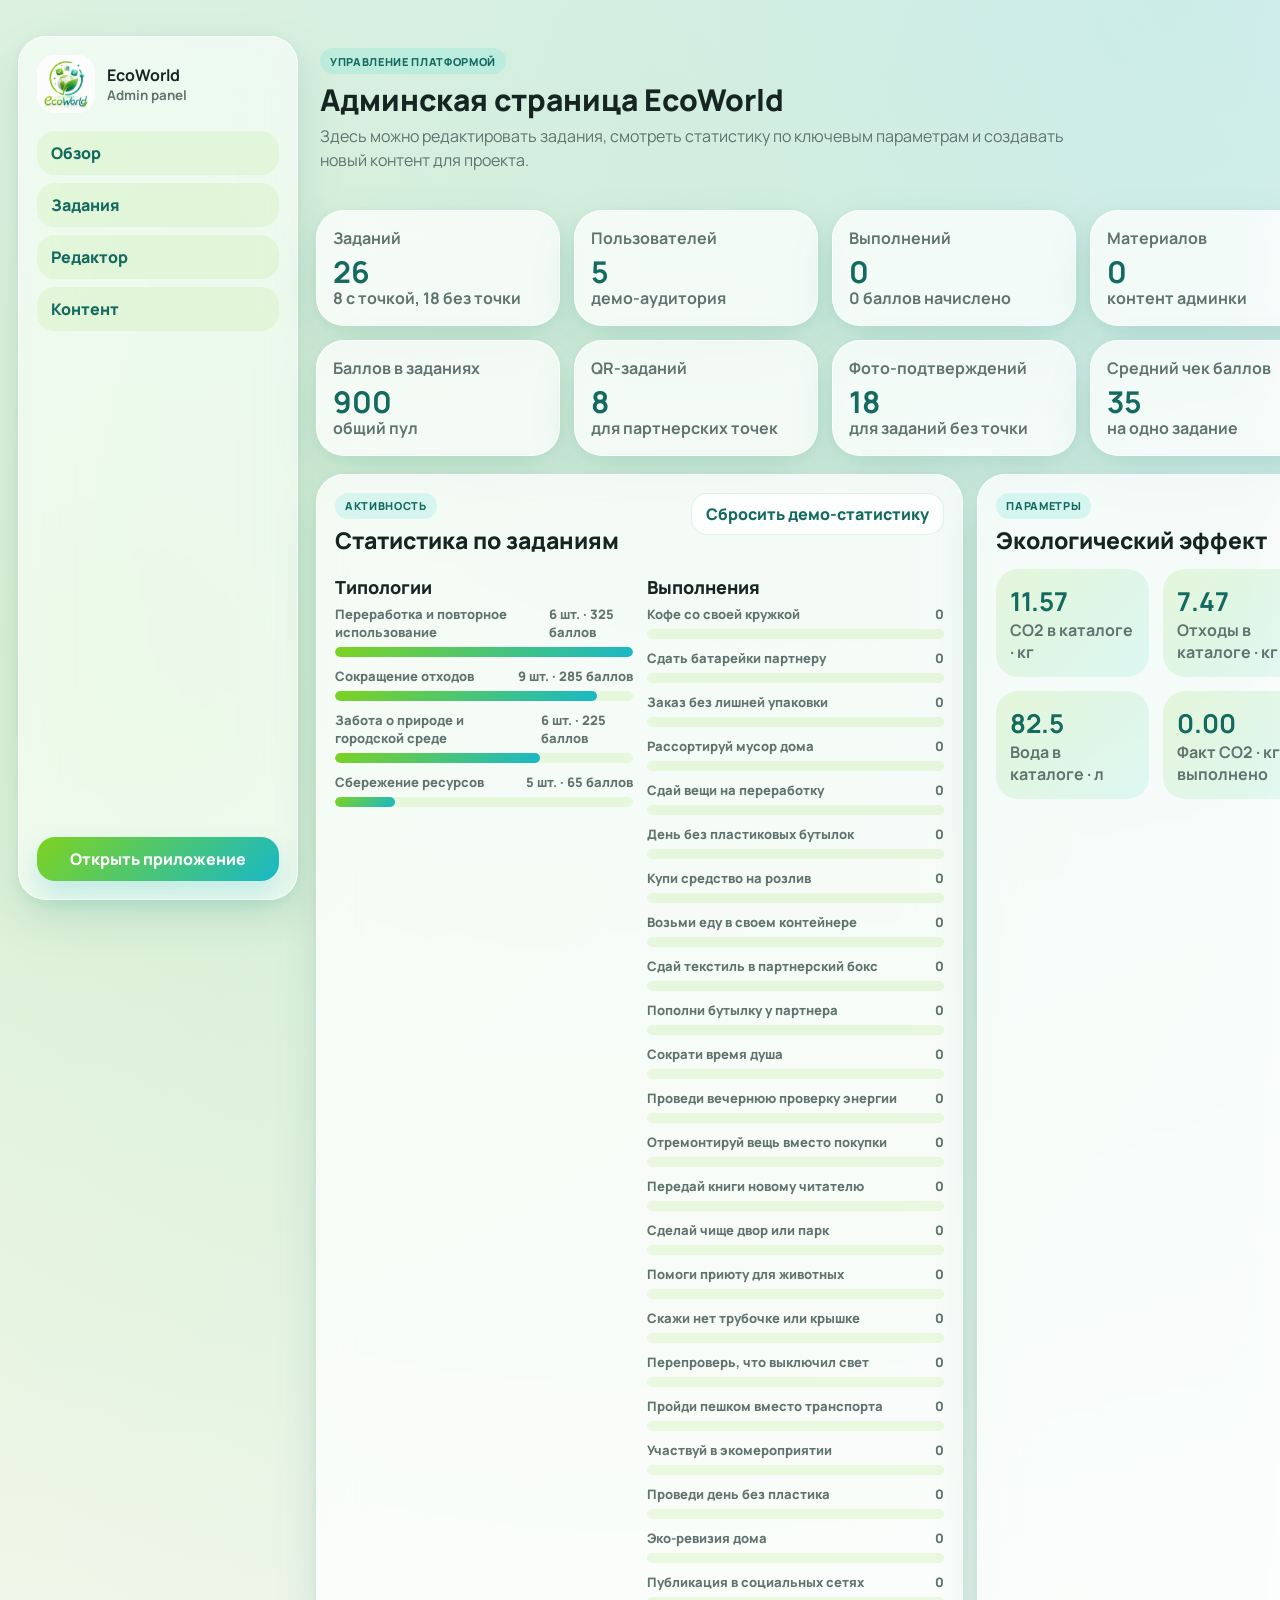
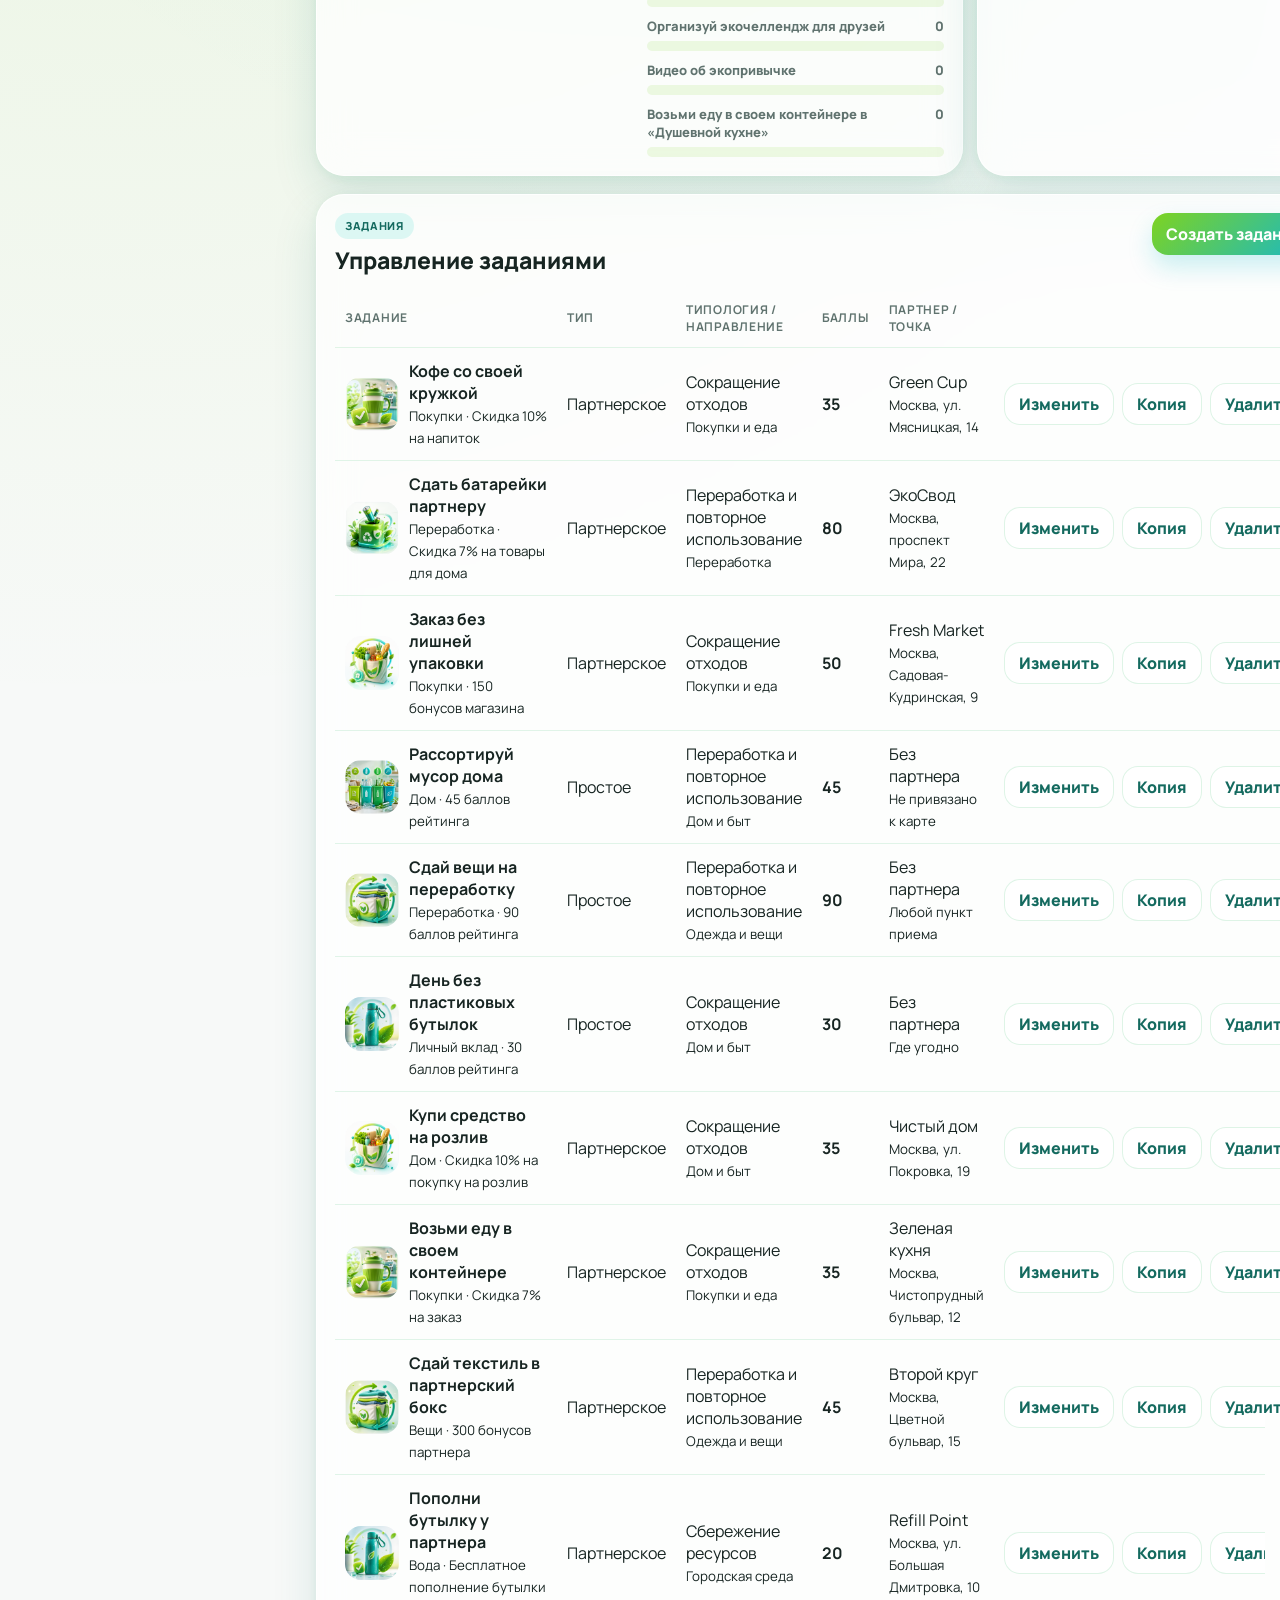
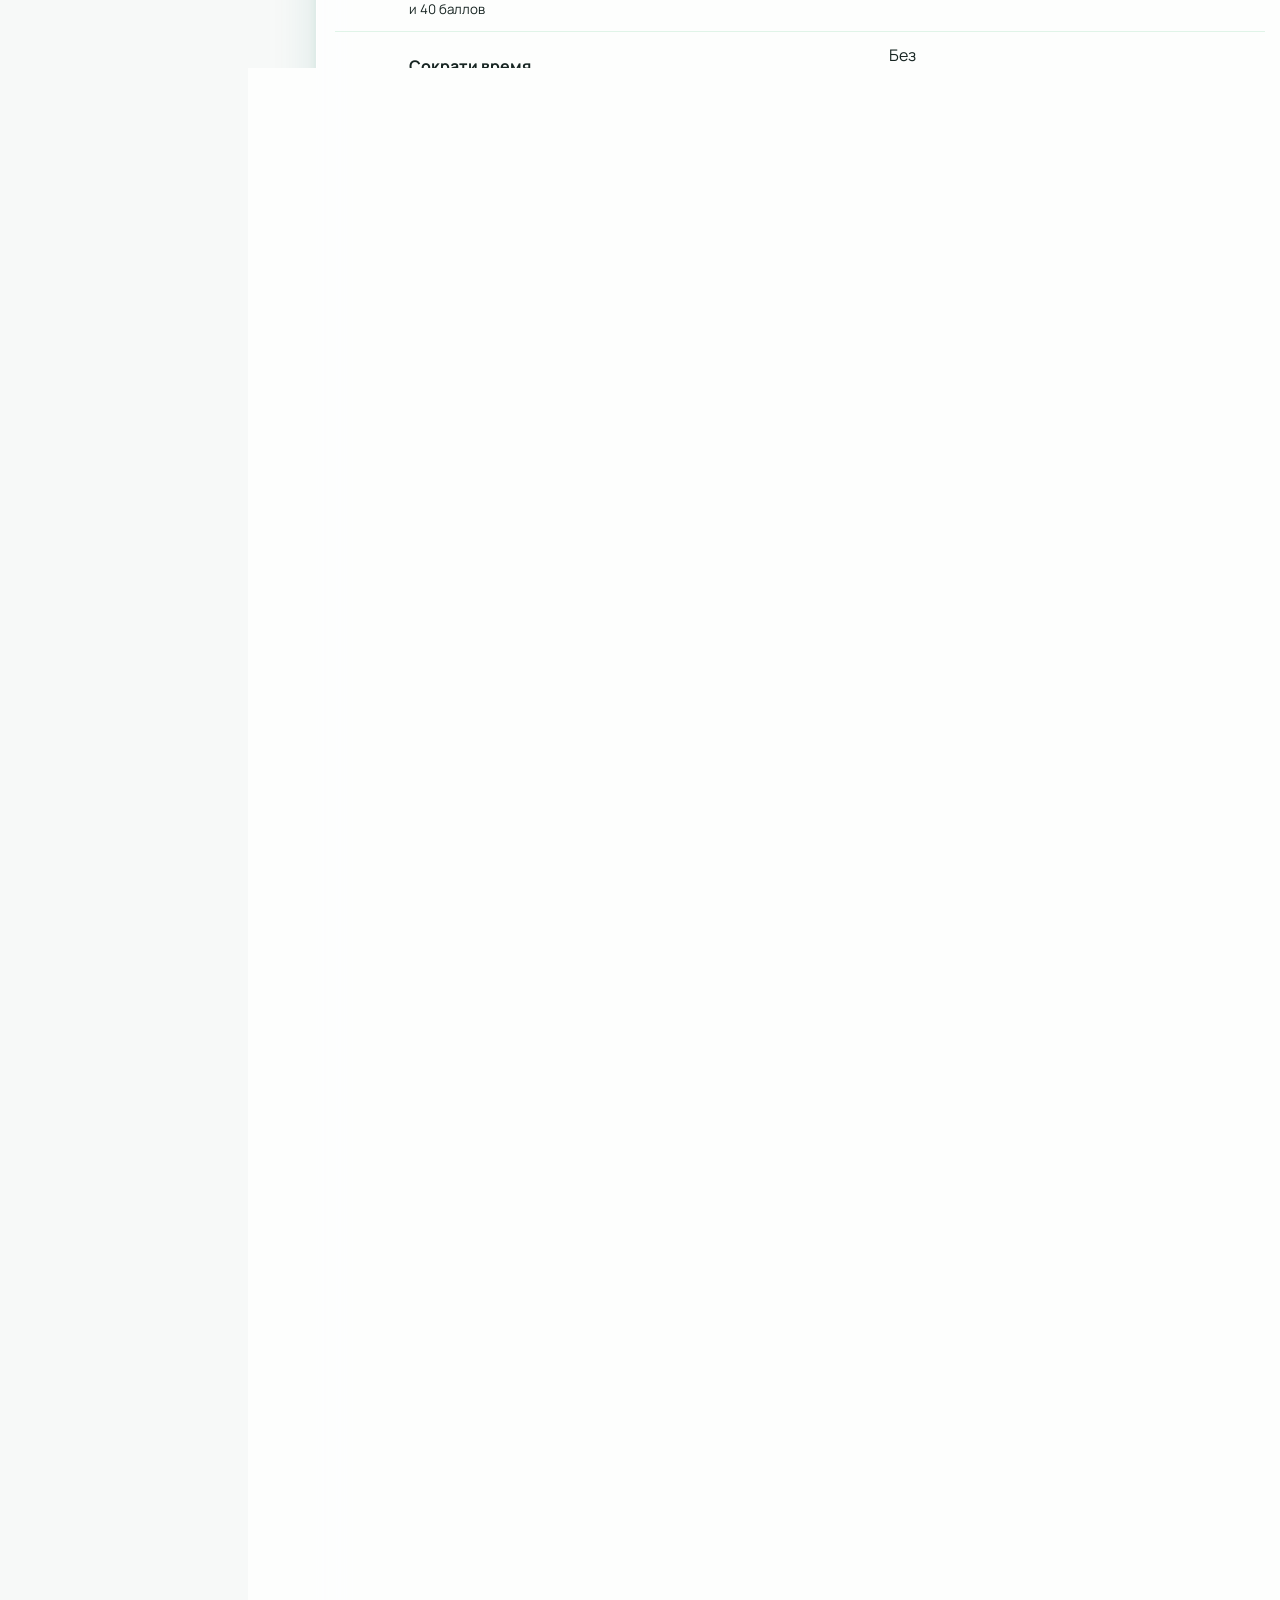
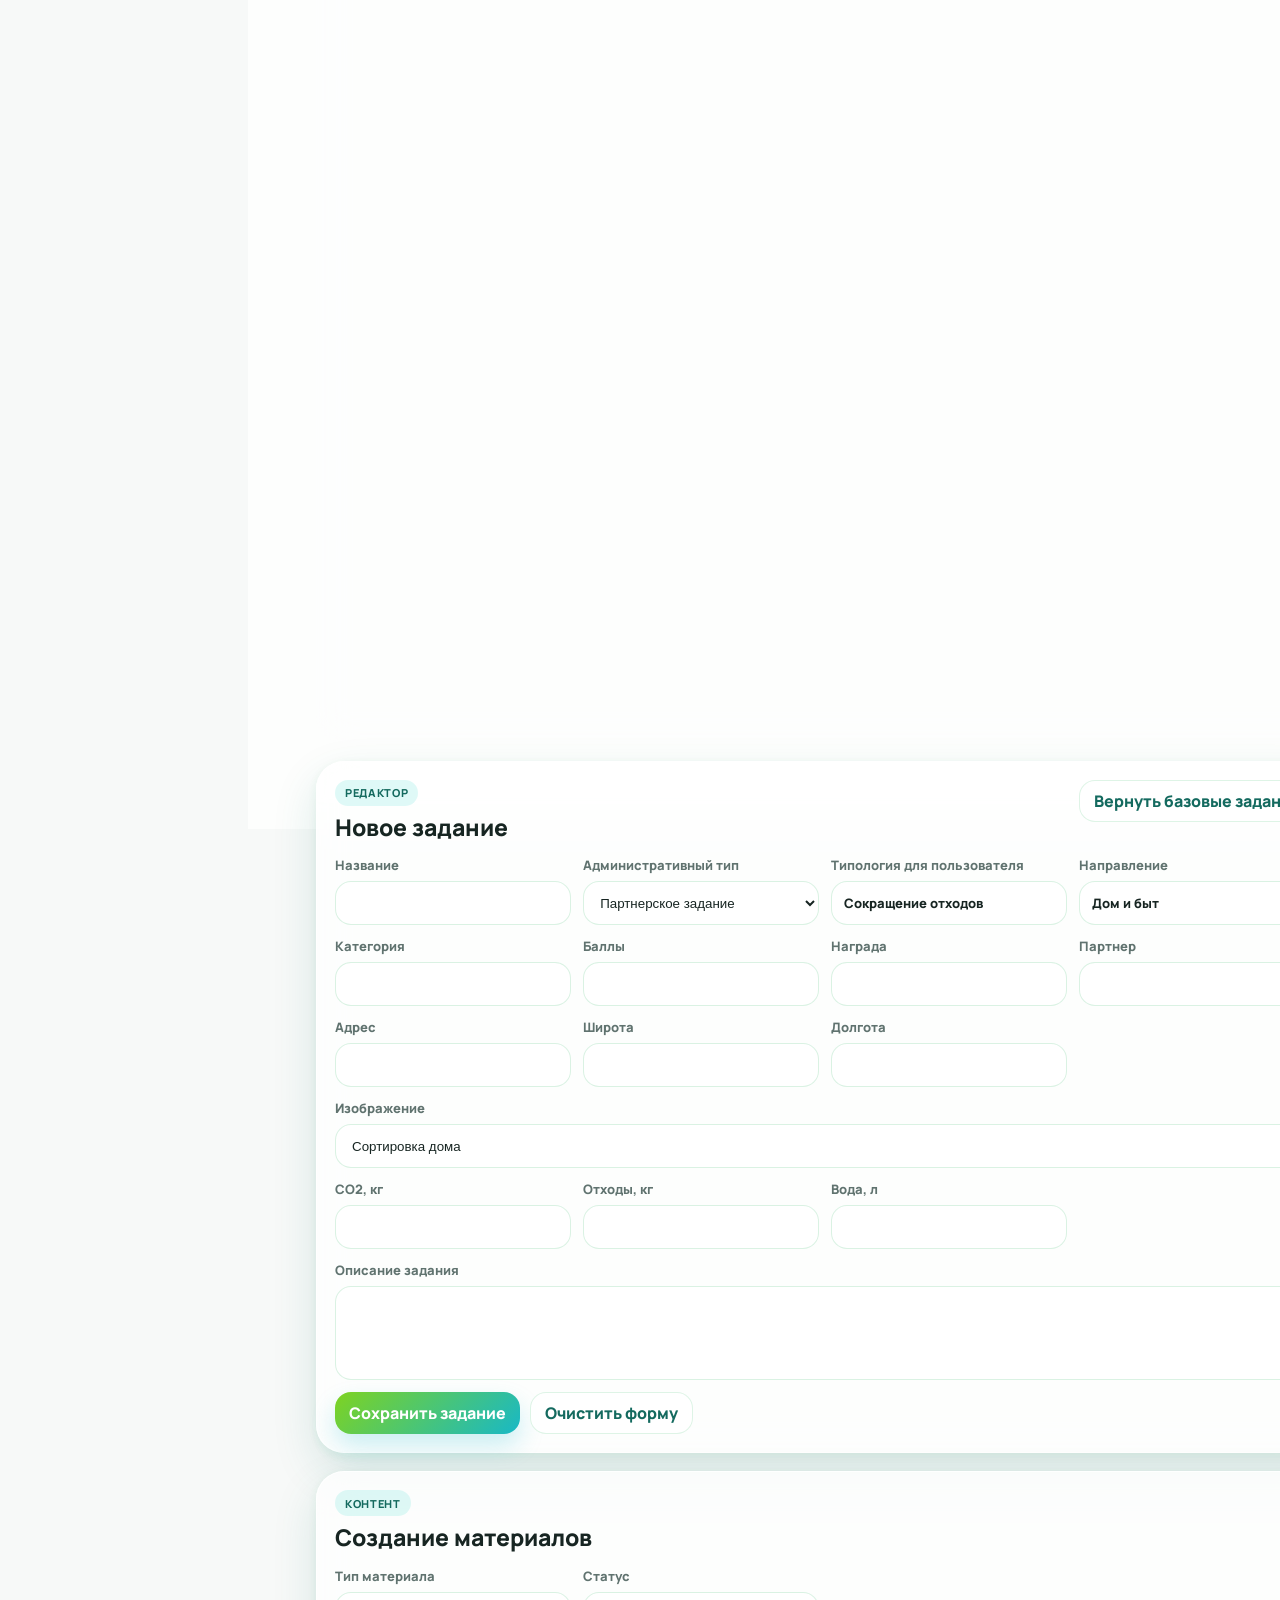
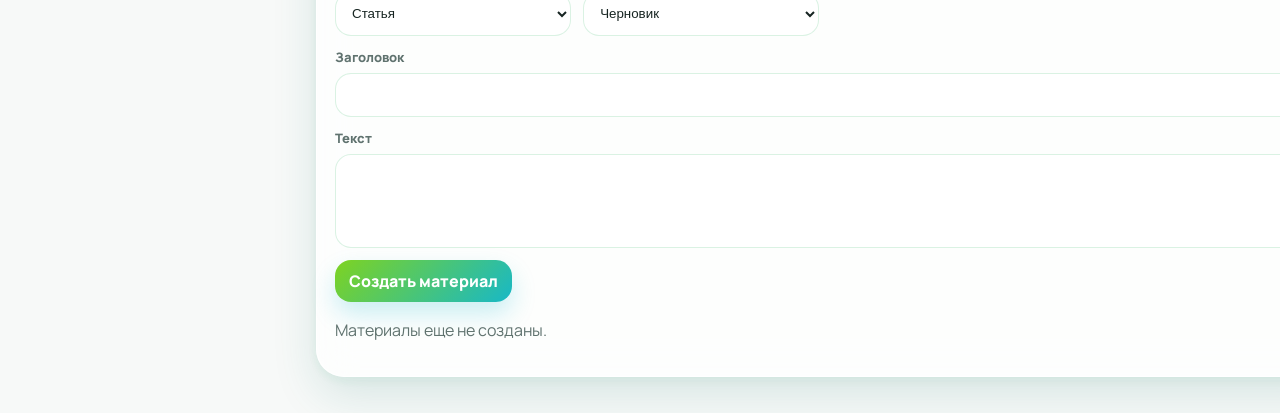
<file: admin.html>
<!doctype html>
<html lang="ru">
  <head>
    <meta charset="UTF-8" />
    <meta name="viewport" content="width=device-width, initial-scale=1.0" />
    <title>EcoWorld Admin</title>
    <link rel="stylesheet" href="./styles.css" />
    <link rel="stylesheet" href="./admin.css" />
  </head>
  <body class="admin-body">
    <div class="admin-shell">
      <aside class="admin-sidebar glass-card">
        <a class="admin-brand" href="./index.html" aria-label="EcoWorld app">
          <img src="./assets/ecoworld-logo.png" alt="EcoWorld" />
          <span>
            <strong>EcoWorld</strong>
            <small>Admin panel</small>
          </span>
        </a>
        <nav class="admin-nav" aria-label="Разделы админки">
          <a href="#overview">Обзор</a>
          <a href="#tasks">Задания</a>
          <a href="#editor">Редактор</a>
          <a href="#content">Контент</a>
        </nav>
        <a class="admin-app-link" href="./index.html">Открыть приложение</a>
      </aside>

      <main class="admin-main">
        <section class="admin-hero" id="overview">
          <span class="kicker">Управление платформой</span>
          <h1>Админская страница EcoWorld</h1>
          <p>Здесь можно редактировать задания, смотреть статистику по ключевым параметрам и создавать новый контент для проекта.</p>
        </section>

        <section class="admin-grid stats-grid" id="statsGrid" aria-label="Статистика платформы"></section>

        <section class="admin-layout">
          <article class="admin-panel glass-card">
            <div class="panel-head">
              <div>
                <span class="kicker">Активность</span>
                <h2>Статистика по заданиям</h2>
              </div>
              <button class="admin-secondary" id="resetDemoStats" type="button">Сбросить демо-статистику</button>
            </div>
            <div class="analytics-grid">
              <div>
                <h3>Типологии</h3>
                <div class="bar-list" id="taxonomyStats"></div>
              </div>
              <div>
                <h3>Выполнения</h3>
                <div class="bar-list" id="completionStats"></div>
              </div>
            </div>
          </article>

          <article class="admin-panel glass-card">
            <div class="panel-head">
              <div>
                <span class="kicker">Параметры</span>
                <h2>Экологический эффект</h2>
              </div>
            </div>
            <div class="impact-summary" id="impactSummary"></div>
          </article>
        </section>

        <section class="admin-panel glass-card" id="tasks">
          <div class="panel-head">
            <div>
              <span class="kicker">Задания</span>
              <h2>Управление заданиями</h2>
            </div>
            <button class="admin-primary" id="newTaskButton" type="button">Создать задание</button>
          </div>
          <div class="admin-table-wrap">
            <table class="admin-table">
              <thead>
                <tr>
                  <th>Задание</th>
                  <th>Тип</th>
                  <th>Типология / направление</th>
                  <th>Баллы</th>
                  <th>Партнер / точка</th>
                  <th></th>
                </tr>
              </thead>
              <tbody id="taskTable"></tbody>
            </table>
          </div>
        </section>

        <section class="admin-panel glass-card" id="editor">
          <div class="panel-head">
            <div>
              <span class="kicker">Редактор</span>
              <h2 id="editorTitle">Новое задание</h2>
            </div>
            <button class="admin-secondary" id="restoreDefaultsButton" type="button">Вернуть базовые задания</button>
          </div>

          <form class="admin-form" id="taskForm">
            <input type="hidden" name="id" />
            <label>
              Название
              <input name="title" required />
            </label>
            <label>
              Административный тип
              <select name="type">
                <option value="partner">Партнерское задание</option>
                <option value="simple">Простое задание</option>
              </select>
            </label>
            <label>
              Типология для пользователя
              <input name="taxonomy" list="taxonomyOptions" required />
              <datalist id="taxonomyOptions">
                <option value="Сокращение отходов"></option>
                <option value="Переработка и повторное использование"></option>
                <option value="Сбережение ресурсов"></option>
                <option value="Забота о природе и городской среде"></option>
              </datalist>
            </label>
            <label>
              Направление
              <input name="direction" list="directionOptions" required />
              <datalist id="directionOptions">
                <option value="Дом и быт"></option>
                <option value="Покупки и еда"></option>
                <option value="Переработка"></option>
                <option value="Одежда и вещи"></option>
                <option value="Городская среда"></option>
                <option value="Животные"></option>
              </datalist>
            </label>
            <label>
              Категория
              <input name="category" required />
            </label>
            <label>
              Баллы
              <input name="points" type="number" min="0" step="1" required />
            </label>
            <label>
              Награда
              <input name="reward" required />
            </label>
            <label>
              Партнер
              <input name="partner" />
            </label>
            <label>
              Адрес
              <input name="address" />
            </label>
            <label>
              Широта
              <input name="lat" type="number" step="0.0001" />
            </label>
            <label>
              Долгота
              <input name="lng" type="number" step="0.0001" />
            </label>
            <label class="full-field">
              Изображение
              <select name="image">
                <option value="./assets/tasks/coffee-cup.png">Кофе со своей кружкой</option>
                <option value="./assets/tasks/battery-recycling.png">Батарейки</option>
                <option value="./assets/tasks/eco-delivery.png">Заказ без упаковки</option>
                <option value="./assets/tasks/home-sort.png">Сортировка дома</option>
                <option value="./assets/tasks/clothes-recycling.png">Одежда на переработку</option>
                <option value="./assets/tasks/bottle-day.png">День без бутылок</option>
              </select>
            </label>
            <label>
              CO2, кг
              <input name="co2" type="number" min="0" step="0.01" />
            </label>
            <label>
              Отходы, кг
              <input name="waste" type="number" min="0" step="0.01" />
            </label>
            <label>
              Вода, л
              <input name="water" type="number" min="0" step="0.1" />
            </label>
            <label class="full-field">
              Описание задания
              <textarea name="description" rows="4" required></textarea>
            </label>
            <div class="form-actions full-field">
              <button class="admin-primary" type="submit">Сохранить задание</button>
              <button class="admin-secondary" id="clearFormButton" type="button">Очистить форму</button>
            </div>
          </form>
        </section>

        <section class="admin-panel glass-card" id="content">
          <div class="panel-head">
            <div>
              <span class="kicker">Контент</span>
              <h2>Создание материалов</h2>
            </div>
          </div>
          <form class="content-form" id="contentForm">
            <label>
              Тип материала
              <select name="type">
                <option>Статья</option>
                <option>Новость проекта</option>
                <option>Обучающий материал</option>
                <option>Партнерская акция</option>
              </select>
            </label>
            <label>
              Статус
              <select name="status">
                <option>Черновик</option>
                <option>Готово к публикации</option>
                <option>Опубликовано</option>
              </select>
            </label>
            <label class="full-field">
              Заголовок
              <input name="title" required />
            </label>
            <label class="full-field">
              Текст
              <textarea name="text" rows="4" required></textarea>
            </label>
            <div class="form-actions full-field">
              <button class="admin-primary" type="submit">Создать материал</button>
            </div>
          </form>
          <div class="content-list" id="contentList"></div>
        </section>
      </main>
    </div>

    <script src="./catalog.js"></script>
    <script src="./admin.js"></script>
  </body>
</html>
</file>
<file: styles.css>
@import url("https://fonts.googleapis.com/css2?family=Manrope:wght@400;600;700;800&display=swap");

:root {
  --green: #7ed321;
  --dark-green: #33b864;
  --teal: #28d7c5;
  --tech-teal: #18b8c7;
  --white: #ffffff;
  --soft-bg: #f7f9f8;
  --ink: #172522;
  --muted: #60736f;
  --line: rgba(51, 184, 100, 0.18);
  --glass: rgba(255, 255, 255, 0.58);
  --gradient: linear-gradient(135deg, #7ed321 0%, #18b8c7 100%);
  --gradient-soft: linear-gradient(145deg, rgba(126, 211, 33, 0.18), rgba(40, 215, 197, 0.14));
  --shadow: 0 18px 45px rgba(19, 115, 104, 0.14), 0 3px 12px rgba(51, 184, 100, 0.08);
  --radius-lg: 28px;
  --radius-md: 22px;
  --radius-sm: 16px;
  font-family: "Manrope", Inter, system-ui, sans-serif;
}

* {
  box-sizing: border-box;
}

html {
  min-height: 100%;
  background: var(--soft-bg);
}

body {
  margin: 0;
  min-width: 320px;
  min-height: 100vh;
  color: var(--ink);
  background: linear-gradient(145deg, #f7f9f8 0%, #eefcf5 42%, #eafafb 100%);
}

button,
input,
textarea {
  font: inherit;
}

button {
  cursor: pointer;
}

.phone-shell {
  width: min(100%, 480px);
  min-height: 100vh;
  margin: 0 auto;
  position: relative;
  overflow-x: hidden;
  background:
    linear-gradient(155deg, rgba(255, 255, 255, 0.84) 0%, rgba(126, 211, 33, 0.1) 42%, rgba(24, 184, 199, 0.14) 100%),
    var(--soft-bg);
}

.phone-shell::before {
  display: none;
}

.auth-screen {
  position: fixed;
  inset: 0;
  z-index: 80;
  display: none;
  place-items: start center;
  padding: 18px 14px;
  overflow-y: auto;
  background:
    radial-gradient(circle at 18% 12%, rgba(126, 211, 33, 0.22), transparent 28%),
    radial-gradient(circle at 88% 0%, rgba(24, 184, 199, 0.2), transparent 32%),
    rgba(247, 249, 248, 0.94);
  backdrop-filter: blur(18px);
}

.auth-screen.active {
  display: grid;
}

.auth-card {
  width: min(100%, 452px);
  padding: 18px;
}

.auth-card > img {
  display: block;
  width: 96px;
  height: 96px;
  object-fit: contain;
  margin-bottom: 12px;
  border-radius: 28px;
  background: rgba(255, 255, 255, 0.72);
}

.auth-form {
  display: grid;
  gap: 12px;
}

.auth-form label {
  display: grid;
  gap: 7px;
  color: var(--muted);
  font-size: 13px;
  font-weight: 800;
}

.auth-form input {
  min-height: 48px;
  border: 1px solid rgba(51, 184, 100, 0.2);
  border-radius: 18px;
  padding: 0 14px;
  color: var(--ink);
  background: rgba(255, 255, 255, 0.84);
  outline: 0;
}


.app-header {
  position: sticky;
  top: 0;
  z-index: 20;
  display: grid;
  grid-template-columns: 58px 1fr auto;
  align-items: center;
  gap: 10px;
  padding: max(12px, env(safe-area-inset-top)) 18px 12px;
  background: rgba(247, 249, 248, 0.78);
  border-bottom: 1px solid rgba(255, 255, 255, 0.74);
  backdrop-filter: blur(18px);
}

.logo-button {
  width: 58px;
  height: 58px;
  border: 0;
  border-radius: 20px;
  background: rgba(255, 255, 255, 0.68);
  box-shadow: 0 10px 24px rgba(51, 184, 100, 0.16);
  display: grid;
  place-items: center;
}

.logo-button img {
  width: 50px;
  height: 50px;
  object-fit: contain;
}

.header-copy {
  min-width: 0;
}

.header-copy strong,
.header-copy span {
  display: block;
}

.header-copy strong {
  font-size: 20px;
  font-weight: 800;
  letter-spacing: 0;
}

.header-copy span {
  color: var(--muted);
  font-size: 12px;
  white-space: nowrap;
  overflow: hidden;
  text-overflow: ellipsis;
}

.balance-pill {
  min-width: 58px;
  height: 42px;
  border-radius: 999px;
  display: grid;
  place-items: center;
  color: var(--white);
  background: var(--gradient);
  font-weight: 800;
  box-shadow: 0 10px 24px rgba(24, 184, 199, 0.28);
}

.screen-stack {
  position: relative;
  z-index: 1;
  padding: 16px 14px 100px;
}

.screen {
  display: none;
  animation: rise 220ms ease;
}

.screen.active {
  display: block;
}

@keyframes rise {
  from {
    opacity: 0;
    transform: translateY(8px);
  }
  to {
    opacity: 1;
    transform: translateY(0);
  }
}

.screen-title {
  margin: 4px 2px 16px;
}

.kicker {
  display: inline-flex;
  align-items: center;
  min-height: 26px;
  padding: 0 10px;
  border-radius: 999px;
  color: #146a5f;
  background: rgba(40, 215, 197, 0.15);
  font-size: 11px;
  font-weight: 800;
  text-transform: uppercase;
  letter-spacing: 0.06em;
}

h1,
h2,
h3,
p {
  margin-top: 0;
}

h1 {
  margin: 10px 0 8px;
  font-size: 30px;
  line-height: 1.05;
  font-weight: 800;
  letter-spacing: 0;
}

h2 {
  margin: 8px 0;
  font-size: 23px;
  line-height: 1.15;
  font-weight: 800;
  letter-spacing: 0;
}

h3 {
  margin: 8px 0 6px;
  font-size: 18px;
  line-height: 1.2;
  font-weight: 800;
  letter-spacing: 0;
}

p {
  color: var(--muted);
  line-height: 1.5;
}

.glass-card {
  border: 1px solid rgba(255, 255, 255, 0.9);
  border-radius: var(--radius-lg);
  background: var(--glass);
  box-shadow: var(--shadow);
  backdrop-filter: blur(24px) saturate(135%);
  -webkit-backdrop-filter: blur(24px) saturate(135%);
}

.map-card {
  position: relative;
  height: 390px;
  overflow: hidden;
}

.yandex-map {
  width: 100%;
  height: 100%;
}

.map-fallback {
  position: absolute;
  inset: 18px;
  display: grid;
  place-content: center;
  gap: 8px;
  text-align: center;
  border-radius: 22px;
  background:
    linear-gradient(135deg, rgba(126, 211, 33, 0.84), rgba(24, 184, 199, 0.84)),
    var(--soft-bg);
  color: var(--white);
}

.map-fallback[hidden] {
  display: none !important;
}

.map-fallback span {
  color: rgba(255, 255, 255, 0.88);
}

.partner-map-list,
.task-feed,
.learning-feed,
.leaderboard,
#historyList {
  display: grid;
  gap: 12px;
}

.partner-map-list {
  margin-top: 14px;
}

.partner-row,
.task-card,
.learning-card,
.leader-row,
.history-row,
.impact-card,
.detail-card,
.confirm-card {
  border: 1px solid rgba(255, 255, 255, 0.82);
  border-radius: var(--radius-md);
  background: linear-gradient(145deg, rgba(255, 255, 255, 0.72), rgba(255, 255, 255, 0.46));
  box-shadow: var(--shadow);
  backdrop-filter: blur(22px) saturate(135%);
  -webkit-backdrop-filter: blur(22px) saturate(135%);
}

.partner-row {
  display: grid;
  grid-template-columns: 58px 1fr;
  gap: 12px;
  align-items: center;
  padding: 12px;
  border: 0;
  color: inherit;
  text-align: left;
  width: 100%;
}

.round-image,
.round-icon {
  display: grid;
  place-items: center;
  width: 58px;
  height: 58px;
  border-radius: 16px;
  color: var(--white);
  background: var(--gradient);
  box-shadow: inset 0 2px 8px rgba(255, 255, 255, 0.36), 0 10px 18px rgba(24, 184, 199, 0.18);
  font-weight: 800;
  overflow: hidden;
}

.round-image img {
  width: 100%;
  height: 100%;
  object-fit: cover;
}

.segment-control {
  display: grid;
  grid-template-columns: repeat(3, 1fr);
  gap: 6px;
  padding: 6px;
  margin-bottom: 14px;
  border-radius: 999px;
  background: rgba(255, 255, 255, 0.52);
  border: 1px solid rgba(255, 255, 255, 0.76);
  box-shadow: 0 12px 30px rgba(19, 115, 104, 0.09);
  backdrop-filter: blur(20px);
}

.segment {
  min-height: 38px;
  border: 0;
  border-radius: 999px;
  color: var(--muted);
  background: transparent;
  font-size: 13px;
  font-weight: 800;
}

.segment.active {
  color: var(--white);
  background: var(--gradient);
  box-shadow: 0 10px 22px rgba(24, 184, 199, 0.2);
}

.task-card {
  width: 100%;
  display: grid;
  grid-template-columns: 72px 1fr;
  gap: 14px;
  padding: 13px;
  color: inherit;
  text-align: left;
  transition: transform 180ms ease, box-shadow 180ms ease;
}

.task-card:hover {
  transform: translateY(-2px);
  box-shadow: 0 22px 48px rgba(19, 115, 104, 0.18);
}

.task-card:active {
  transform: scale(0.99);
}

.task-thumb,
.task-image {
  position: relative;
  overflow: hidden;
  border-radius: 20px;
  background: rgba(255, 255, 255, 0.68);
  min-height: 76px;
  display: grid;
  place-items: center;
  box-shadow: inset 0 2px 12px rgba(255, 255, 255, 0.32), 0 12px 24px rgba(24, 184, 199, 0.13);
}

.task-thumb img,
.task-image img {
  width: 100%;
  height: 100%;
  object-fit: cover;
}

.task-thumb {
  width: 72px;
  height: 72px;
  min-height: 72px;
  align-self: start;
  box-shadow: 0 10px 24px rgba(24, 184, 199, 0.16);
}

.task-thumb img {
  object-fit: contain;
}

.task-body {
  min-width: 0;
}

.task-body h3 {
  margin: 8px 0 5px;
  font-size: 16px;
}

.task-summary {
  display: -webkit-box;
  margin: 0;
  overflow: hidden;
  font-size: 12px;
  line-height: 1.38;
  -webkit-box-orient: vertical;
  -webkit-line-clamp: 2;
}

.task-card-footer {
  display: flex;
  align-items: end;
  justify-content: space-between;
  gap: 10px;
  margin-top: 10px;
}

.task-card-footer strong {
  color: #259b5c;
  font-size: 20px;
  line-height: 1;
}

.task-card-footer span {
  overflow: hidden;
  color: var(--muted);
  font-size: 11px;
  font-weight: 700;
  text-align: right;
  text-overflow: ellipsis;
  white-space: nowrap;
}

.learning-card {
  width: 100%;
  display: grid;
  grid-template-columns: 82px 1fr;
  gap: 14px;
  padding: 13px;
  color: inherit;
  text-align: left;
  transition: transform 180ms ease, box-shadow 180ms ease;
}

.learning-card:hover {
  transform: translateY(-2px);
  box-shadow: 0 22px 48px rgba(19, 115, 104, 0.18);
}

.learning-card:active {
  transform: scale(0.99);
}

.learning-card img {
  width: 82px;
  height: 82px;
  object-fit: contain;
  border-radius: 20px;
  box-shadow: 0 12px 24px rgba(24, 184, 199, 0.13);
}

.learning-card strong,
.learning-card small {
  display: block;
}

.learning-card strong {
  margin: 8px 0 4px;
  font-size: 18px;
  line-height: 1.15;
}

.learning-card small {
  color: var(--muted);
  font-weight: 700;
}

.learning-card p {
  margin: 8px 0 0;
  font-size: 13px;
}

.meta-line,
.task-tags,
.detail-meta {
  display: flex;
  flex-wrap: wrap;
  gap: 8px;
  align-items: center;
}

.tag {
  display: inline-flex;
  align-items: center;
  min-height: 24px;
  padding: 0 9px;
  border-radius: 999px;
  background: rgba(126, 211, 33, 0.15);
  color: #246f33;
  font-size: 12px;
  font-weight: 800;
}

.tag.partner {
  background: rgba(40, 215, 197, 0.18);
  color: #146a5f;
}

.tag.done {
  color: var(--white);
  background: var(--dark-green);
}

.tag.accent {
  color: var(--white);
  background: var(--gradient);
}

.back-button,
.primary-action,
.secondary-action,
.upload-label,
.text-submit {
  border: 0;
  border-radius: 22px;
  min-height: 48px;
  font-weight: 800;
}

.back-button {
  display: inline-flex;
  align-items: center;
  gap: 8px;
  padding: 0 14px;
  margin-bottom: 14px;
  color: #146a5f;
  background: rgba(255, 255, 255, 0.74);
}

.back-button::before {
  content: "‹";
  font-size: 24px;
  line-height: 0;
}

.detail-card,
.confirm-card {
  padding: 14px;
}

.task-image {
  height: 210px;
  margin: 12px 0 16px;
}

.points-box {
  display: flex;
  justify-content: space-between;
  align-items: center;
  gap: 16px;
  margin: 16px 0;
  padding: 14px;
  border-radius: 22px;
  background: linear-gradient(135deg, rgba(126, 211, 33, 0.16), rgba(40, 215, 197, 0.14));
}

.points-box strong {
  color: #146a5f;
  font-size: 24px;
}

.task-impact-grid {
  display: grid;
  grid-template-columns: repeat(3, minmax(0, 1fr));
  gap: 8px;
  margin: 10px 0 18px;
}

.task-impact-grid > div {
  min-width: 0;
  padding: 12px 8px;
  border: 1px solid rgba(255, 255, 255, 0.82);
  border-radius: 18px;
  text-align: center;
  background: var(--gradient-soft);
  box-shadow: 0 10px 22px rgba(19, 115, 104, 0.08);
}

.task-impact-grid strong,
.task-impact-grid span {
  display: block;
}

.task-impact-grid strong {
  color: #146a5f;
  font-size: 18px;
}

.task-impact-grid span {
  margin-top: 3px;
  color: var(--muted);
  font-size: 10px;
  font-weight: 700;
}

.learning-content {
  display: grid;
  gap: 12px;
  margin-top: 18px;
}

.learning-section {
  display: grid;
  grid-template-columns: 38px 1fr;
  gap: 12px;
  padding: 14px;
  border: 1px solid rgba(255, 255, 255, 0.82);
  border-radius: 22px;
  background: rgba(255, 255, 255, 0.5);
  box-shadow: 0 10px 24px rgba(19, 115, 104, 0.08);
}

.learning-section-icon {
  display: grid;
  place-items: center;
  width: 38px;
  height: 38px;
  border-radius: 14px;
  color: var(--white);
  background: var(--gradient);
  font-size: 18px;
  font-weight: 800;
}

.learning-section h2 {
  margin: 3px 0 8px;
  font-size: 18px;
}

.learning-section p {
  margin-bottom: 0;
}

.article-subsection {
  padding: 16px;
  border-left: 4px solid #33b864;
  border-radius: 4px 20px 20px 4px;
  background: rgba(255, 255, 255, 0.48);
  box-shadow: 0 10px 24px rgba(19, 115, 104, 0.07);
}

.article-subsection h2 {
  margin: 0 0 10px;
  font-size: 18px;
}

.article-subsection p:last-of-type {
  margin-bottom: 0;
}

.article-subsection ul {
  display: grid;
  gap: 8px;
  margin: 10px 0 0;
  padding-left: 20px;
  color: var(--muted);
  line-height: 1.45;
}

.article-tip {
  margin-top: 12px;
  padding: 11px 12px;
  border-radius: 16px;
  color: #146a5f;
  background: rgba(40, 215, 197, 0.12);
  line-height: 1.45;
}

.learning-media-block {
  min-width: 0;
}

.media-heading {
  margin: 8px 2px 12px;
}

.media-heading h2 {
  margin-bottom: 0;
}

.glossary-gallery {
  display: flex;
  gap: 12px;
  padding: 2px 2px 12px;
  overflow-x: auto;
  scroll-snap-type: x mandatory;
  scrollbar-width: thin;
}

.glossary-card {
  position: relative;
  flex: 0 0 min(82vw, 320px);
  aspect-ratio: 1;
  overflow: hidden;
  border: 1px solid rgba(255, 255, 255, 0.9);
  border-radius: 26px;
  box-shadow: 0 16px 34px rgba(19, 115, 104, 0.16);
  scroll-snap-align: center;
}

.glossary-card > img {
  position: absolute;
  inset: 0;
  width: 100%;
  height: 100%;
  object-fit: cover;
}

.glossary-copy {
  position: absolute;
  inset: 17% 15%;
  display: flex;
  flex-direction: column;
  justify-content: center;
  overflow: hidden;
  color: var(--ink);
  text-align: center;
}

.glossary-copy h3 {
  margin: 0 0 2px;
  font-size: clamp(20px, 7vw, 28px);
  line-height: 1.05;
}

.glossary-copy > span {
  color: #146a5f;
  font-size: 12px;
  font-weight: 800;
}

.glossary-copy p {
  margin: 10px 0 7px;
  color: #334d47;
  font-size: 12px;
  line-height: 1.35;
}

.glossary-copy small {
  color: #52706a;
  font-size: 10px;
  font-weight: 700;
  line-height: 1.3;
}

.learning-infographic {
  display: block;
  width: 100%;
  height: auto;
  border-radius: 26px;
  box-shadow: var(--shadow);
}

.infographic-stages {
  display: grid;
  gap: 8px;
  margin: 14px 0 0;
  padding: 0;
  list-style: none;
  counter-reset: stage;
}

.infographic-stages li {
  counter-increment: stage;
  display: grid;
  grid-template-columns: 34px 1fr;
  gap: 10px;
  align-items: center;
  padding: 10px;
  border-radius: 18px;
  background: rgba(255, 255, 255, 0.54);
}

.infographic-stages li::before {
  content: counter(stage);
  display: grid;
  place-items: center;
  width: 34px;
  height: 34px;
  border-radius: 12px;
  color: var(--white);
  background: var(--gradient);
  font-weight: 800;
}

.infographic-stages span {
  font-weight: 800;
}

.video-learning-list {
  display: grid;
  gap: 14px;
}

.video-learning-item {
  padding: 14px;
  border: 1px solid rgba(255, 255, 255, 0.84);
  border-radius: 22px;
  background: rgba(255, 255, 255, 0.5);
  box-shadow: 0 12px 28px rgba(19, 115, 104, 0.1);
}

.video-learning-item h3 {
  margin-top: 0;
}

.video-frame {
  position: relative;
  width: 100%;
  aspect-ratio: 16 / 9;
  overflow: hidden;
  border-radius: 18px;
  background: #102b27;
}

.video-frame iframe {
  position: absolute;
  inset: 0;
  width: 100%;
  height: 100%;
  border: 0;
}

.external-media-link {
  display: inline-flex;
  align-items: center;
  min-height: 42px;
  margin-top: 10px;
  padding: 0 14px;
  border-radius: 16px;
  color: #146a5f;
  background: rgba(40, 215, 197, 0.14);
  font-weight: 800;
  text-decoration: none;
}

.learning-checklist {
  display: grid;
  gap: 9px;
  margin: 0;
  padding: 0;
  list-style: none;
}

.learning-checklist li {
  position: relative;
  padding-left: 24px;
  color: var(--muted);
  line-height: 1.45;
}

.learning-checklist li::before {
  content: "✓";
  position: absolute;
  left: 0;
  color: #259b5c;
  font-weight: 800;
}

.learning-callout {
  display: grid;
  gap: 7px;
  padding: 16px;
  border-radius: 22px;
  box-shadow: 0 12px 28px rgba(19, 115, 104, 0.1);
}

.learning-callout span {
  font-size: 11px;
  font-weight: 800;
  text-transform: uppercase;
}

.learning-callout strong {
  line-height: 1.5;
}

.first-step {
  color: #165c36;
  background: linear-gradient(145deg, rgba(126, 211, 33, 0.2), rgba(51, 184, 100, 0.12));
}

.fact-card {
  color: #135d66;
  background: linear-gradient(145deg, rgba(40, 215, 197, 0.18), rgba(24, 184, 199, 0.12));
}

.action-stack {
  display: grid;
  gap: 10px;
  margin-top: 16px;
}

.primary-action,
.text-submit {
  width: 100%;
  color: var(--white);
  background: var(--gradient);
  box-shadow: 0 14px 26px rgba(24, 184, 199, 0.24);
}

.secondary-action,
.upload-label {
  width: 100%;
  color: #146a5f;
  background: rgba(255, 255, 255, 0.82);
  border: 1px solid rgba(51, 184, 100, 0.18);
}

.upload-label {
  display: grid;
  place-items: center;
}

.upload-label.has-file {
  color: var(--white);
  background: var(--gradient);
}

.upload-label input {
  display: none;
}

.confirm-hint {
  text-align: center;
  color: var(--ink);
  font-weight: 800;
}

.proof-file-status,
.proof-message,
.qr-scan-message {
  margin: 8px 0 0;
  color: #146a5f;
  font-size: 13px;
  font-weight: 800;
  text-align: center;
}

.proof-message,
.qr-scan-message {
  color: #a23c32;
}

.qr-scan-message {
  padding: 12px;
  border: 1px solid rgba(162, 60, 50, 0.22);
  border-radius: 18px;
  background: rgba(255, 238, 235, 0.82);
}

.proof-preview,
.saved-proof {
  margin-top: 10px;
  padding: 10px;
  border-radius: 20px;
  background: rgba(255, 255, 255, 0.68);
  box-shadow: 0 12px 28px rgba(19, 115, 104, 0.1);
}

.proof-preview img,
.saved-proof img {
  display: block;
  width: 100%;
  max-height: 300px;
  object-fit: contain;
  border-radius: 14px;
}

.saved-proof span {
  display: block;
  margin-bottom: 8px;
  color: #146a5f;
  font-weight: 800;
}

.text-submit:disabled {
  cursor: wait;
  opacity: 0.55;
}

.qr-wrap {
  display: grid;
  place-items: center;
  padding: 16px;
}

#qrCanvas {
  width: 230px;
  height: 230px;
  border: 12px solid rgba(255, 255, 255, 0.9);
  border-radius: 24px;
  box-shadow: 0 14px 34px rgba(24, 184, 199, 0.16);
}

.proof-textarea {
  width: 100%;
  min-height: 128px;
  resize: vertical;
  margin: 12px 0;
  padding: 14px;
  border-radius: 22px;
  border: 1px solid rgba(51, 184, 100, 0.2);
  outline: 0;
  background: rgba(255, 255, 255, 0.82);
}

.leader-row,
.history-row {
  display: grid;
  grid-template-columns: auto 1fr auto;
  gap: 12px;
  align-items: center;
  padding: 12px;
}

.rating-summary {
  display: flex;
  align-items: center;
  justify-content: space-between;
  padding: 16px 18px;
  color: #146a5f;
}

.rating-summary span {
  font-weight: 800;
}

.rating-summary strong {
  font-size: 28px;
  line-height: 1;
}

.leaderboard-labels {
  display: grid;
  grid-template-columns: 54px 1fr auto;
  gap: 12px;
  padding: 4px 12px 0;
  color: var(--muted);
  font-size: 11px;
  font-weight: 800;
  text-transform: uppercase;
}

.leaderboard-labels span:last-child {
  text-align: right;
}

.leader-row.current-user {
  border-color: rgba(51, 184, 100, 0.5);
  background: linear-gradient(145deg, rgba(126, 211, 33, 0.2), rgba(24, 184, 199, 0.16));
}

.rank {
  display: grid;
  place-items: center;
  width: 42px;
  height: 42px;
  border-radius: 16px;
  color: var(--white);
  background: var(--gradient);
  font-weight: 800;
}

.profile-hero {
  padding: 18px;
  margin-bottom: 12px;
}

.section-heading {
  margin: 20px 2px 12px;
}

.section-heading h2 {
  margin-bottom: 0;
}

.profile-top {
  display: grid;
  grid-template-columns: 72px 1fr;
  gap: 14px;
  align-items: center;
}

.avatar {
  display: grid;
  place-items: center;
  width: 72px;
  height: 72px;
  border-radius: 24px;
  color: var(--white);
  background: var(--gradient);
  font-size: 30px;
  font-weight: 800;
}

.profile-stats,
.impact-grid {
  display: grid;
  grid-template-columns: repeat(2, 1fr);
  gap: 10px;
}

.impact-grid {
  grid-template-columns: 1fr;
}

.profile-stats {
  margin-top: 16px;
}

.profile-meta {
  display: grid;
  gap: 6px;
  margin-top: 14px;
  color: var(--muted);
  font-size: 13px;
  font-weight: 700;
}

.stat-box,
.impact-card {
  padding: 14px;
}

.stat-box {
  border-radius: 22px;
  border: 1px solid rgba(255, 255, 255, 0.82);
  background: rgba(255, 255, 255, 0.48);
  box-shadow: 0 10px 22px rgba(19, 115, 104, 0.08);
}

.stat-box strong,
.impact-card strong {
  display: block;
  font-size: 23px;
  color: #146a5f;
}

.taxonomy-result {
  display: grid;
  grid-template-columns: 70px 1fr;
  gap: 14px;
  align-items: center;
}

.taxonomy-result > img {
  width: 70px;
  height: 70px;
  border-radius: 20px;
  object-fit: cover;
  box-shadow: 0 10px 24px rgba(24, 184, 199, 0.16);
}

.taxonomy-result-copy > span {
  display: block;
  color: var(--ink);
  font-size: 13px;
  font-weight: 800;
  line-height: 1.3;
}

.taxonomy-result-numbers {
  display: flex;
  align-items: baseline;
  justify-content: space-between;
  gap: 12px;
  margin: 8px 0;
}

.taxonomy-result-numbers small {
  color: var(--muted);
  font-weight: 700;
}

.result-track {
  height: 7px;
  overflow: hidden;
  border-radius: 999px;
  background: rgba(51, 184, 100, 0.12);
}

.result-track span {
  display: block;
  min-width: 5px;
  height: 100%;
  border-radius: inherit;
  background: var(--gradient);
}

.history-card {
  margin-top: 12px;
  padding: 16px;
}

.card-head h2 {
  margin-bottom: 12px;
}

.bottom-nav {
  position: fixed;
  left: 50%;
  bottom: 0;
  z-index: 30;
  display: grid;
  grid-template-columns: repeat(5, 1fr);
  gap: 4px;
  width: min(100%, 480px);
  transform: translateX(-50%);
  padding: 8px 10px max(8px, env(safe-area-inset-bottom));
  border-top: 1px solid rgba(255, 255, 255, 0.8);
  background: rgba(255, 255, 255, 0.62);
  box-shadow: 0 -12px 36px rgba(19, 115, 104, 0.11);
  backdrop-filter: blur(24px) saturate(140%);
  -webkit-backdrop-filter: blur(24px) saturate(140%);
}

.bottom-link {
  display: grid;
  place-items: center;
  gap: 2px;
  min-height: 58px;
  border: 0;
  border-radius: 20px;
  color: var(--muted);
  background: transparent;
  font-size: 11px;
  font-weight: 800;
}

.bottom-link span {
  display: grid;
  place-items: center;
  width: 26px;
  height: 26px;
  border-radius: 10px;
  color: #146a5f;
  background: rgba(126, 211, 33, 0.14);
  font-size: 15px;
}

.bottom-link.active {
  color: #146a5f;
  background: rgba(126, 211, 33, 0.14);
}

.bottom-link.active span {
  color: var(--white);
  background: var(--gradient);
}

.is-hidden {
  display: none !important;
}

@media (min-width: 760px) {
  body {
    padding: 18px 0;
  }

  .phone-shell {
    border-radius: 34px;
    min-height: calc(100vh - 36px);
    box-shadow: 0 30px 90px rgba(24, 184, 199, 0.2);
  }

  .app-header {
    border-radius: 34px 34px 0 0;
  }

  .bottom-nav {
    border-radius: 28px 28px 0 0;
  }
}

@media (max-width: 380px) {
  .header-copy span {
    display: none;
  }

  h1 {
    font-size: 27px;
  }

  .task-card {
    grid-template-columns: 62px 1fr;
  }

  .task-thumb {
    width: 62px;
    height: 62px;
    min-height: 62px;
  }

  .learning-card {
    grid-template-columns: 64px 1fr;
  }

  .learning-card img {
    width: 64px;
    height: 64px;
  }

}
</file>
<file: admin.css>
.admin-body {
  min-height: 100vh;
  background:
    radial-gradient(circle at 8% 10%, rgba(126, 211, 33, 0.16), transparent 26%),
    radial-gradient(circle at 92% 0%, rgba(24, 184, 199, 0.18), transparent 28%),
    var(--soft-bg);
}

.admin-shell {
  width: min(1440px, 100%);
  margin: 0 auto;
  display: grid;
  grid-template-columns: 280px 1fr;
  gap: 18px;
  padding: 18px;
}

.admin-sidebar {
  position: sticky;
  top: 18px;
  height: calc(100vh - 36px);
  padding: 18px;
  display: flex;
  flex-direction: column;
  gap: 18px;
}

.admin-brand {
  display: grid;
  grid-template-columns: 58px 1fr;
  align-items: center;
  gap: 12px;
  color: inherit;
  text-decoration: none;
}

.admin-brand img {
  width: 58px;
  height: 58px;
  object-fit: contain;
  border-radius: 18px;
  background: rgba(255, 255, 255, 0.76);
}

.admin-brand strong,
.admin-brand small {
  display: block;
}

.admin-brand small {
  color: var(--muted);
  font-weight: 700;
}

.admin-nav {
  display: grid;
  gap: 8px;
}

.admin-nav a,
.admin-app-link {
  display: flex;
  align-items: center;
  min-height: 44px;
  padding: 0 14px;
  border-radius: 18px;
  color: #146a5f;
  background: rgba(126, 211, 33, 0.1);
  text-decoration: none;
  font-weight: 800;
}

.admin-app-link {
  margin-top: auto;
  color: var(--white);
  background: var(--gradient);
  justify-content: center;
  box-shadow: 0 14px 28px rgba(24, 184, 199, 0.22);
}

.admin-main {
  display: grid;
  gap: 18px;
  min-width: 0;
}

.admin-hero {
  padding: 12px 4px 4px;
}

.admin-hero h1 {
  max-width: 780px;
}

.admin-hero p {
  max-width: 760px;
}

.admin-grid,
.admin-layout {
  display: grid;
  gap: 14px;
}

.stats-grid {
  grid-template-columns: repeat(4, minmax(0, 1fr));
}

.admin-layout {
  grid-template-columns: minmax(0, 1.45fr) minmax(300px, 0.8fr);
}

.admin-panel,
.stat-card {
  border: 1px solid rgba(255, 255, 255, 0.82);
  border-radius: var(--radius-lg);
  background: rgba(255, 255, 255, 0.74);
  box-shadow: var(--shadow);
  backdrop-filter: blur(18px);
}

.admin-panel {
  padding: 18px;
}

.stat-card {
  padding: 16px;
}

.stat-card strong {
  display: block;
  margin-top: 8px;
  font-size: 30px;
  line-height: 1;
  color: #146a5f;
}

.stat-card span {
  color: var(--muted);
  font-weight: 700;
}

.panel-head {
  display: flex;
  align-items: flex-start;
  justify-content: space-between;
  gap: 16px;
  margin-bottom: 16px;
}

.panel-head h2 {
  margin-bottom: 0;
}

.admin-primary,
.admin-secondary,
.icon-action {
  border: 0;
  min-height: 42px;
  border-radius: 16px;
  padding: 0 14px;
  font-weight: 800;
}

.admin-primary {
  color: var(--white);
  background: var(--gradient);
  box-shadow: 0 12px 24px rgba(24, 184, 199, 0.22);
}

.admin-secondary,
.icon-action {
  color: #146a5f;
  background: rgba(255, 255, 255, 0.8);
  border: 1px solid rgba(51, 184, 100, 0.16);
}

.analytics-grid,
.impact-summary {
  display: grid;
  grid-template-columns: repeat(2, minmax(0, 1fr));
  gap: 14px;
}

.bar-list {
  display: grid;
  gap: 10px;
}

.bar-row {
  display: grid;
  gap: 6px;
}

.bar-meta {
  display: flex;
  justify-content: space-between;
  gap: 12px;
  color: var(--muted);
  font-size: 13px;
  font-weight: 800;
}

.bar-track {
  height: 10px;
  overflow: hidden;
  border-radius: 999px;
  background: rgba(126, 211, 33, 0.12);
}

.bar-fill {
  height: 100%;
  width: var(--bar-width, 0%);
  border-radius: inherit;
  background: var(--gradient);
}

.impact-tile {
  padding: 14px;
  border-radius: 22px;
  background: linear-gradient(135deg, rgba(126, 211, 33, 0.14), rgba(40, 215, 197, 0.12));
}

.impact-tile strong {
  display: block;
  font-size: 26px;
  color: #146a5f;
}

.impact-tile span {
  color: var(--muted);
  font-weight: 700;
}

.admin-table-wrap {
  overflow-x: auto;
}

.admin-table {
  width: 100%;
  border-collapse: collapse;
  min-width: 880px;
}

.admin-table th,
.admin-table td {
  padding: 12px 10px;
  border-bottom: 1px solid rgba(51, 184, 100, 0.14);
  text-align: left;
  vertical-align: middle;
}

.admin-table th {
  color: var(--muted);
  font-size: 12px;
  text-transform: uppercase;
  letter-spacing: 0.06em;
}

.task-cell {
  display: grid;
  grid-template-columns: 54px 1fr;
  gap: 10px;
  align-items: center;
}

.task-cell img {
  width: 54px;
  height: 54px;
  object-fit: cover;
  border-radius: 16px;
}

.table-actions {
  display: flex;
  justify-content: flex-end;
  gap: 8px;
}

.admin-form,
.content-form {
  display: grid;
  grid-template-columns: repeat(4, minmax(0, 1fr));
  gap: 12px;
}

.admin-form label,
.content-form label {
  display: grid;
  gap: 7px;
  color: var(--muted);
  font-size: 13px;
  font-weight: 800;
}

.admin-form input,
.admin-form select,
.admin-form textarea,
.content-form input,
.content-form select,
.content-form textarea {
  width: 100%;
  min-height: 44px;
  border: 1px solid rgba(51, 184, 100, 0.18);
  border-radius: 16px;
  padding: 10px 12px;
  color: var(--ink);
  background: rgba(255, 255, 255, 0.84);
  outline: 0;
}

.admin-form textarea,
.content-form textarea {
  resize: vertical;
}

.full-field {
  grid-column: 1 / -1;
}

.form-actions {
  display: flex;
  flex-wrap: wrap;
  gap: 10px;
}

.content-list {
  display: grid;
  gap: 10px;
  margin-top: 16px;
}

.content-item {
  display: grid;
  grid-template-columns: 1fr auto;
  gap: 12px;
  padding: 14px;
  border-radius: 20px;
  background: rgba(255, 255, 255, 0.64);
}

.content-item p {
  margin-bottom: 0;
}

@media (max-width: 1080px) {
  .admin-shell {
    grid-template-columns: 1fr;
  }

  .admin-sidebar {
    position: static;
    height: auto;
  }

  .admin-nav {
    grid-template-columns: repeat(4, 1fr);
  }

  .admin-layout,
  .stats-grid {
    grid-template-columns: repeat(2, minmax(0, 1fr));
  }

  .admin-form,
  .content-form {
    grid-template-columns: repeat(2, minmax(0, 1fr));
  }
}

@media (max-width: 680px) {
  .admin-shell {
    padding: 10px;
  }

  .admin-nav,
  .admin-layout,
  .stats-grid,
  .analytics-grid,
  .impact-summary,
  .admin-form,
  .content-form {
    grid-template-columns: 1fr;
  }

  .panel-head,
  .content-item {
    display: grid;
  }
}
</file>
